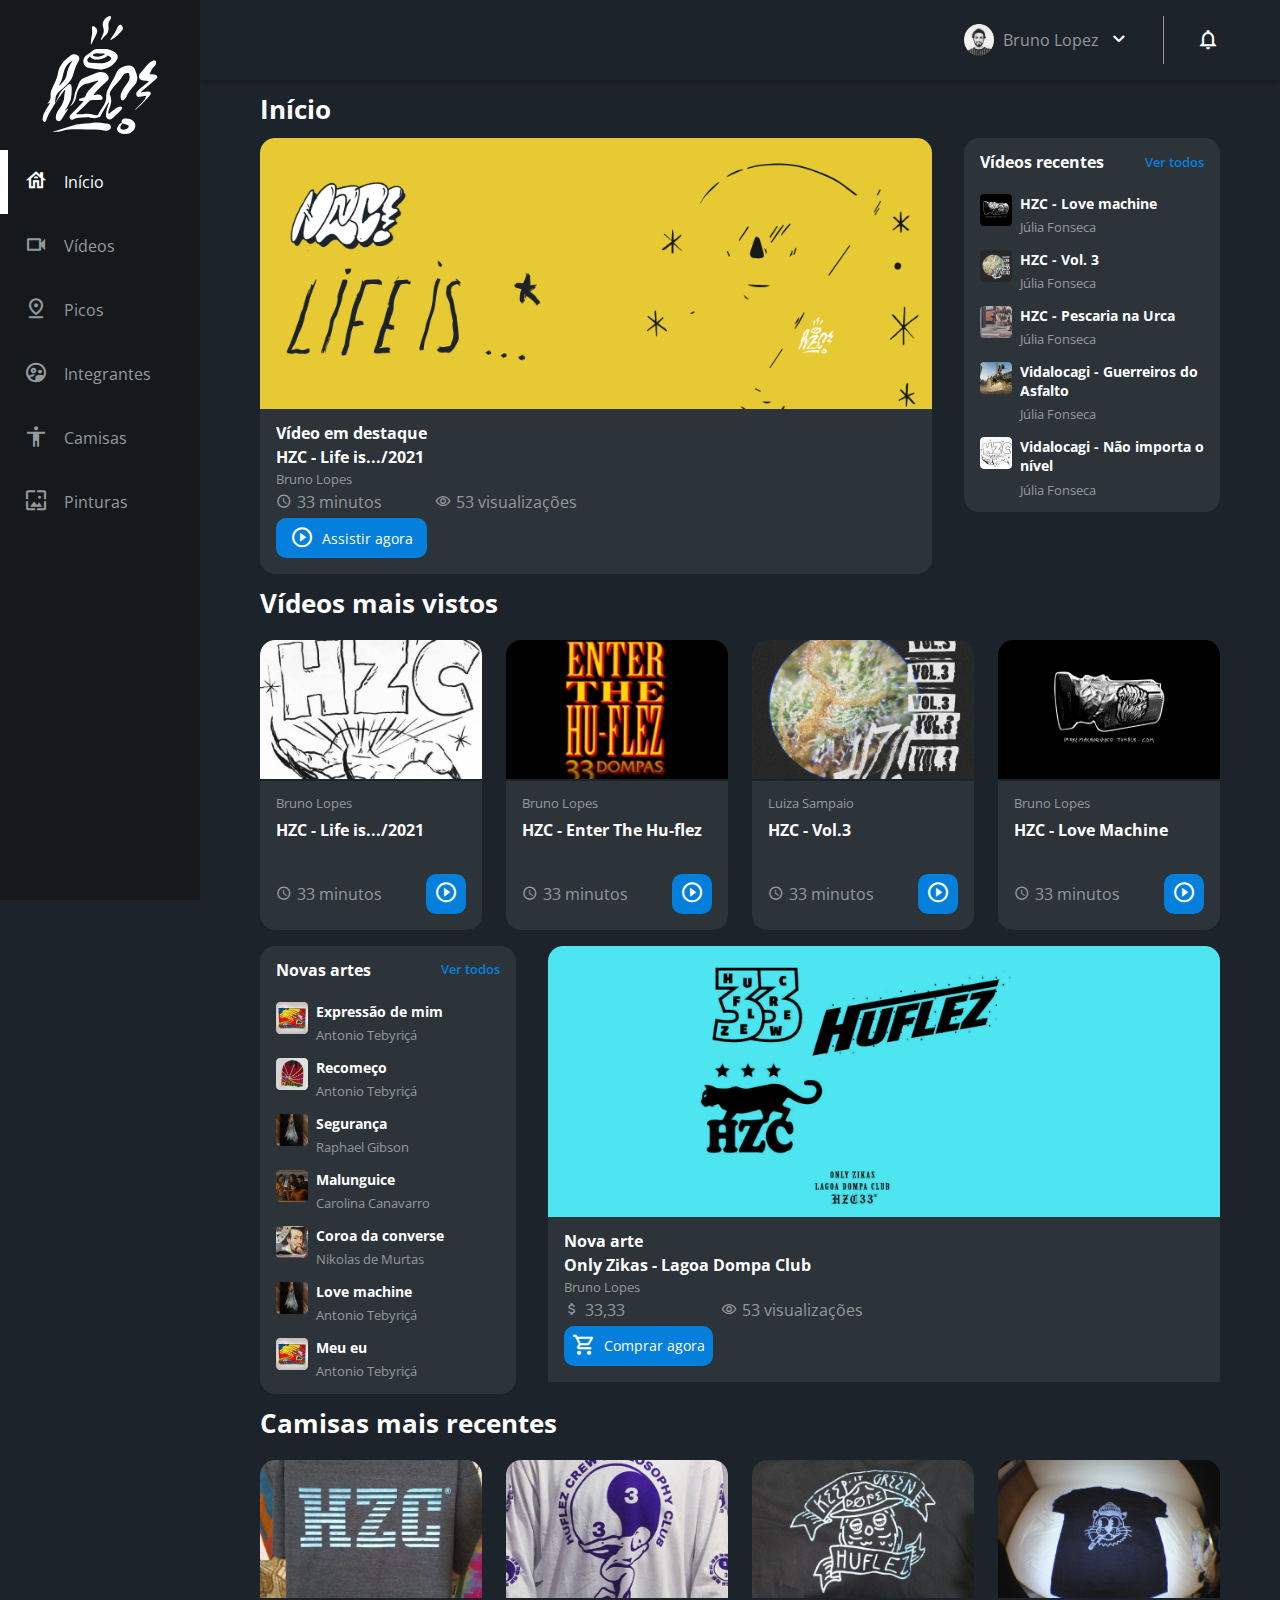
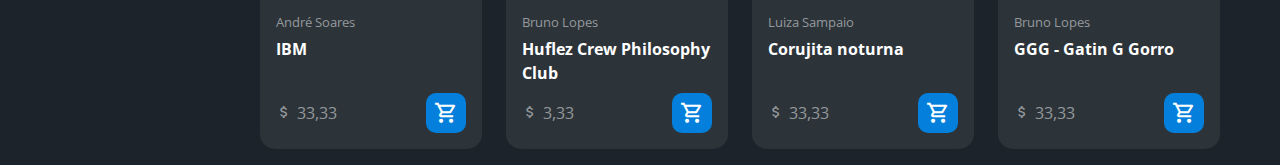
<file: index.html>
<!DOCTYPE html>
<html lang="pt-br">

<head>
  <meta charset="UTF-8">
  <meta http-equiv="X-UA-Compatible" content="IE=edge">
  <meta name="viewport" content="width=device-width, initial-scale=1.0">
  <title>HZC | HOME </title>
  <link rel="shortcut icon" href="./assets/images/favicon.ico" type="image/x-icon">
  <link rel="preconnect" href="https://fonts.googleapis.com">
  <link rel="preconnect" href="https://fonts.gstatic.com" crossorigin>
  <link rel="stylesheet" href="https://fonts.googleapis.com/css2?family=Open+Sans:wght@400;600;700&display=swap">
  <link rel="stylesheet" href="./assets/css/reset.css">
  <link rel="stylesheet" href="./assets/css/base.css">
  <link rel="stylesheet" href="./assets/css/header.css">
  <link rel="stylesheet" href="./assets/css/side-menu.css">
  <link rel="stylesheet" href="./assets/css/main/main.css">
  <link rel="stylesheet" href="./assets/css/main/section.css">
</head>

<body>
  <header class="header">
    <button class="header__menu" aria-label="menu"><i class="menu"></i></button>
    <img class="header__logo" src="./assets/images/logo.svg" alt="Logotipo da HZC">
    <span class="header__profile">Bruno Lopez</span>
    <button class="header__notifications" aria-label="notificação"><i></i></button>
  </header>

  <nav class="side-menu">
    <img src="./assets/images/logo.svg" alt="Logotipo da HZC" class="side-menu__logo">
    <a class="side-menu__link side-menu__link--start side-menu__link--active" href="index.html">Início</a>
    <a class="side-menu__link side-menu__link--videos" href="#">Vídeos</a>
    <a class="side-menu__link side-menu__link--peaks" href="peaks.html">Picos</a>
    <a class="side-menu__link side-menu__link--members" href="#">Integrantes</a>
    <a class="side-menu__link side-menu__link--shirts" href="#">Camisas</a>
    <a class="side-menu__link side-menu__link--paints" href="#">Pinturas</a>
  </nav>

  <main class="main">
    <h2 class="main__title">Início</h2>
    <article class="main__card main__card--highlight highlight-video">
      <img class="card__img card__img--mobile" src="./assets/images/banner-mobile_1.png" alt="HZC arte">
      <img class="card__img card__img--desktop" src="./assets/images/banner_1.png" alt="HZC arte">
      <div class="card__content">
        <span class="card__highlight">Vídeo em destaque</span>
        <h3 class="card__title">HZC - Life is.../2021</h3>
        <span class="card__profile">Bruno Lopes</span>
        <span class="card__info card__info--duration">33 minutos</span>
        <span class="card__info card__info--visualization">53 visualizações</span>
        <button class="card__button card__button--play card__button--highlight">Assistir agora</button>
      </div>
    </article>

    <article class="card card--recents recent-videos">
      <h3 class="card__title">Vídeos recentes</h3>
      <a href="#" class="card__link">Ver todos</a>
      <ul class="card__list">
        <li class="card__item">
          <img src="./assets/images/miniatura_1.png" alt="Thumbnail" class="card__item-thumbnail">
          <h4 class="card__item-title">HZC - Love machine</h4>
          <span class="card__profile card__profile--recent">Júlia Fonseca</span>
        </li>
        <li class="card__item">
          <img src="./assets/images/miniatura_2.png" alt="Thumbnail" class="card__item-thumbnail">
          <h4 class="card__item-title">HZC - Vol. 3</h4>
          <span class="card__profile card__profile--recent">Júlia Fonseca</span>
        </li>
        <li class="card__item">
          <img src="./assets/images/miniatura_3.png" alt="Thumbnail" class="card__item-thumbnail">
          <h4 class="card__item-title">HZC - Pescaria na Urca</h4>
          <span class="card__profile card__profile--recent">Júlia Fonseca</span>
        </li>
        <li class="card__item">
          <img src="./assets/images/miniatura_4.png" alt="Thumbnail" class="card__item-thumbnail">
          <h4 class="card__item-title">Vidalocagi - Guerreiros do Asfalto</h4>
          <span class="card__profile card__profile--recent">Júlia Fonseca</span>
        </li>
        <li class="card__item">
          <img src="./assets/images/miniatura_5.png" alt="Thumbnail" class="card__item-thumbnail">
          <h4 class="card__item-title">Vidalocagi - Não importa o nível</h4>
          <span class="card__profile card__profile--recent">Júlia Fonseca</span>
        </li>
      </ul>
    </article>

    <section class="section videos-section">
      <h2 class="section__title">Vídeos mais vistos</h2>
      <article class="main__card">
        <img src="./assets/images/video_1.png" alt="vídeo">
        <div class="card__content">
          <span class="card__profile">Bruno Lopes</span>
          <h3 class="card__title card__title--secundary">HZC - Life is.../2021</h3>     
          <span class="card__info card__info--duration">33 minutos</span>
          <button class="card__button card__button--play" aria-label="Assistir agora"></button>
        </div>
      </article>
      <article class="main__card">
        <img src="./assets/images/video_2.png" alt="vídeo">
        <div class="card__content">
          <span class="card__profile">Bruno Lopes</span>
          <h3 class="card__title card__title--secundary">HZC - Enter The Hu-flez</h3>     
          <span class="card__info card__info--duration">33 minutos</span>
          <button class="card__button card__button--play" aria-label="Assistir agora"></button>
        </div>
      </article>
      <article class="main__card">
        <img src="./assets/images/video_3.png" alt="vídeo">
        <div class="card__content">
          <span class="card__profile">Luiza Sampaio</span>
          <h3 class="card__title card__title--secundary">HZC - Vol.3</h3>     
          <span class="card__info card__info--duration">33 minutos</span>
          <button class="card__button card__button--play" aria-label="Assistir agora"></button>
        </div>
      </article>
      <article class="main__card">
        <img src="./assets/images/video_4.png" alt="vídeo">
        <div class="card__content">
          <span class="card__profile">Bruno Lopes</span>
          <h3 class="card__title card__title--secundary">HZC - Love Machine</h3>     
          <span class="card__info card__info--duration">33 minutos</span>
          <button class="card__button card__button--play" aria-label="Assistir agora"></button>
        </div>
      </article>
    </section>

    <article class="card card--recents recent-products">
      <h3 class="card__title">Novas artes</h3>
      <a href="#" class="card__link">Ver todos</a>
      <ul class="card__list">
        <li class="card__item">
          <img src="./assets/images/art1.png" alt="Thumbnail" class="card__item-thumbnail">
          <h4 class="card__item-title">Expressão de mim</h4>
          <p class="card__profile card__profile--recent">Antonio Tebyriçá</p>
        </li>
        <li class="card__item">
          <img src="./assets/images/art2.png" alt="Thumbnail" class="card__item-thumbnail">
          <h4 class="card__item-title">Recomeço</h4>
          <span class="card__profile card__profile--recent">Antonio Tebyriçá</span>
        </li>
        <li class="card__item">
          <img src="./assets/images/art3.png" alt="Thumbnail" class="card__item-thumbnail">
          <h4 class="card__item-title">Segurança</h4>
          <span class="card__profile card__profile--recent">Raphael Gibson</span>
        </li>
        <li class="card__item">
          <img src="./assets/images/art4.png" alt="Thumbnail" class="card__item-thumbnail">
          <h4 class="card__item-title">Malunguice</h4>
          <span class="card__profile card__profile--recent">Carolina Canavarro</span>
        </li>
        <li class="card__item">
          <img src="./assets/images/art5.png" alt="Thumbnail" class="card__item-thumbnail">
          <h4 class="card__item-title">Coroa da converse</h4>
          <span class="card__profile card__profile--recent">Nikolas de Murtas</span>
        </li>
        <li class="card__item">
          <img src="./assets/images/art6.png" alt="Thumbnail" class="card__item-thumbnail">
          <h4 class="card__item-title">Love machine</h4>
          <p class="card__profile card__profile--recent">Antonio Tebyriçá</p>
        </li>
        <li class="card__item">
          <img src="./assets/images/art7.png" alt="Thumbnail" class="card__item-thumbnail">
          <h4 class="card__item-title">Meu eu</h4>
          <p class="card__profile card__profile--recent">Antonio Tebyriçá</p>
        </li>
      </ul>
    </article>

    <article class="main__card main__card--highlight highlight-product">
      <img class="card__img card__img--mobile" src="./assets/images/banner-mobile_2.png" alt="HZC arte">
      <img class="card__img card__img--desktop" src="./assets/images/banner_2.png" alt="HZC arte">
      <div class="card__content">
        <span class="card__highlight">Nova arte</span>
        <h3 class="card__title">Only Zikas - Lagoa Dompa Club</h3>
        <span class="card__profile">Bruno Lopes</span>
        <span class="card__info card__info--price">33,33</span>
        <span class="card__info card__info--visualization">53 visualizações</span>
        <button class="card__button card__button--buy card__button--highlight">Comprar agora</button>
      </div>
    </article>

    <section class="section products-section">
      <h2 class="section__title">Camisas mais recentes</h2>
      <article class="main__card">
        <img src="./assets/images/produto_1.png" alt="vídeo">
        <div class="card__content">
          <span class="card__profile">André Soares</span>
          <h3 class="card__title card__title--secundary">IBM</h3>     
          <span class="card__info card__info--price">33,33</span>
          <button class="card__button card__button--buy" aria-label="Assistir agora"></button>
        </div>
      </article>
      <article class="main__card">
        <img src="./assets/images/produto_2.png" alt="vídeo">
        <div class="card__content">
          <span class="card__profile">Bruno Lopes</span>
          <h3 class="card__title card__title--secundary">Huflez Crew Philosophy Club</h3>     
          <span class="card__info card__info--price">3,33</span>
          <button class="card__button card__button--buy" aria-label="Assistir agora"></button>
        </div>
      </article>
      <article class="main__card">
        <img src="./assets/images/produto_3.png" alt="vídeo">
        <div class="card__content">
          <span class="card__profile">Luiza Sampaio</span>
          <h3 class="card__title card__title--secundary">Corujita noturna
          </h3>     
          <span class="card__info card__info--price">33,33</span>
          <button class="card__button card__button--buy" aria-label="Assistir agora"></button>
        </div>
      </article>
      <article class="main__card">
        <img src="./assets/images/produto_4.png" alt="vídeo">
        <div class="card__content">
          <span class="card__profile">Bruno Lopes</span>
          <h3 class="card__title card__title--secundary">GGG - Gatin G Gorro
          </h3>     
          <span class="card__info card__info--price">33,33</span>
          <button class="card__button card__button--buy" aria-label="Assistir agora"></button>
        </div>
      </article>
    </section>

  </main>

  <script src="./assets/script.js"></script>
</body>

</html>
</file>
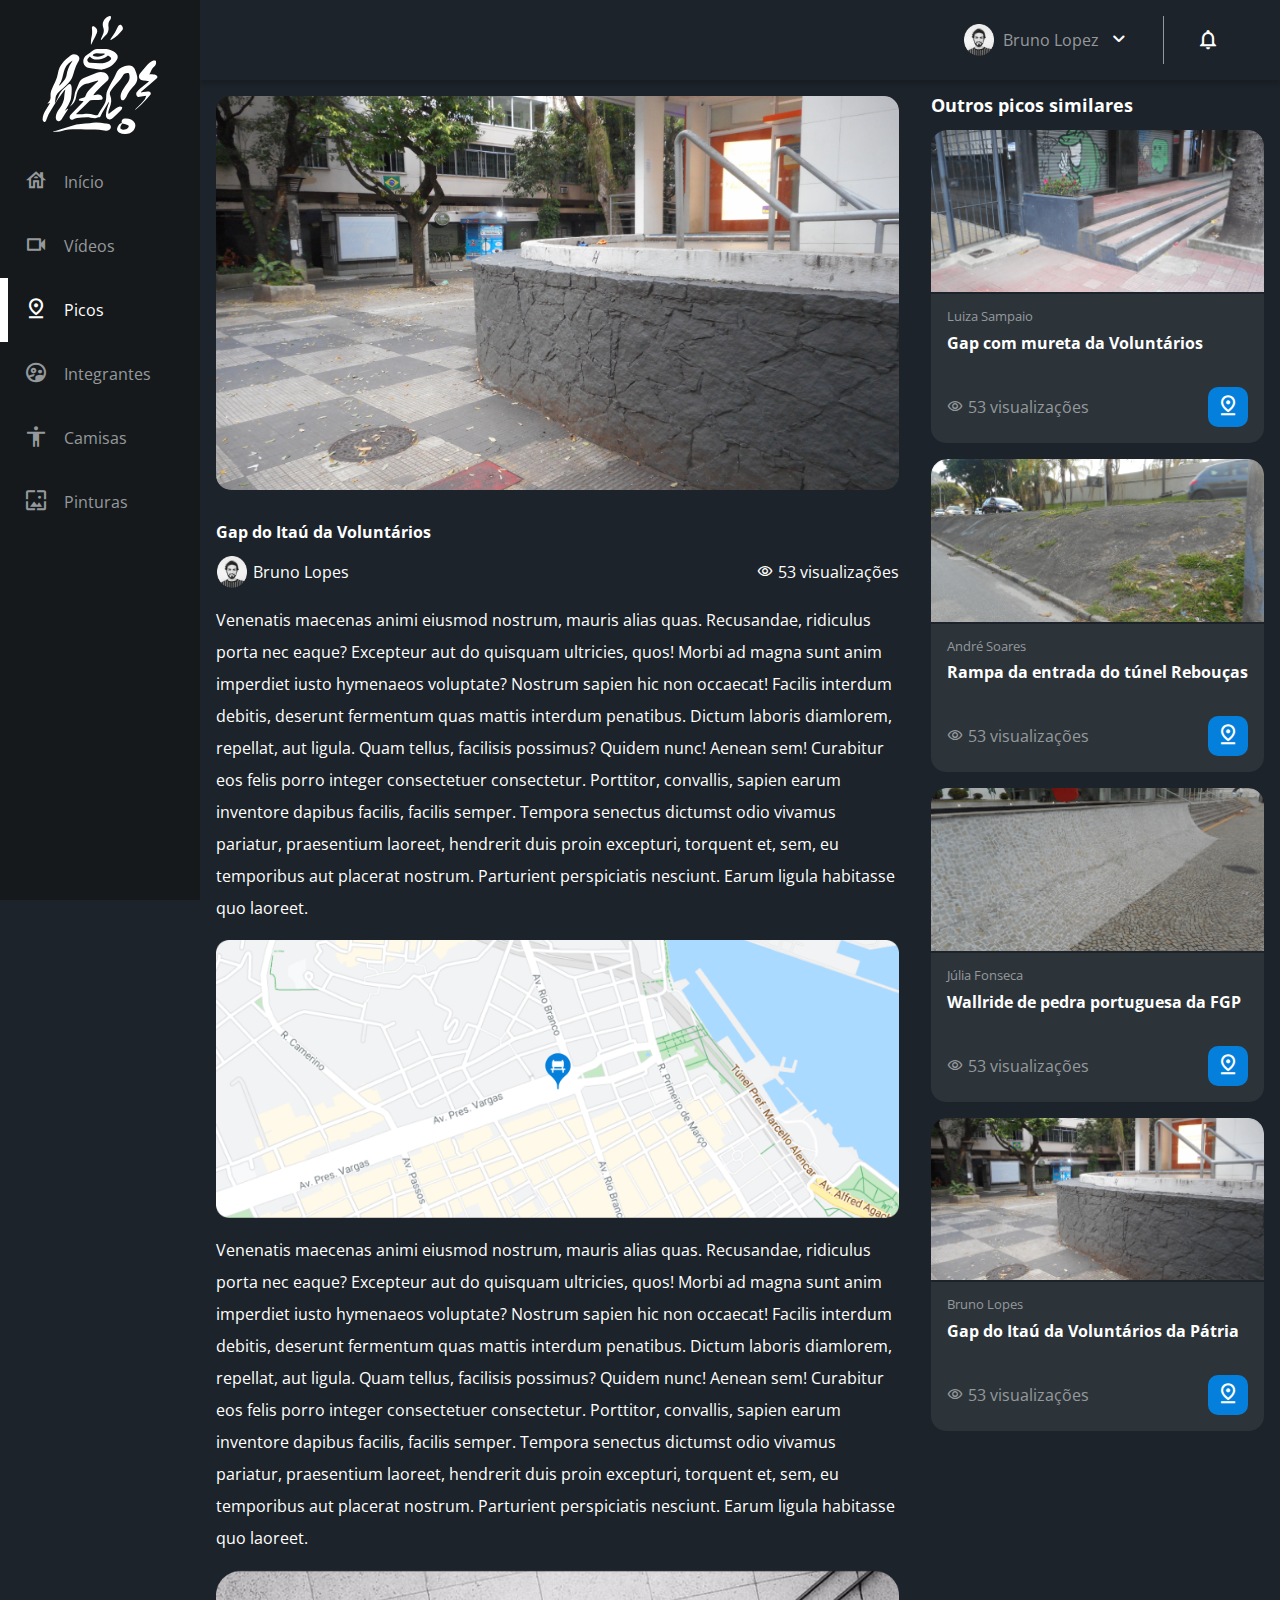
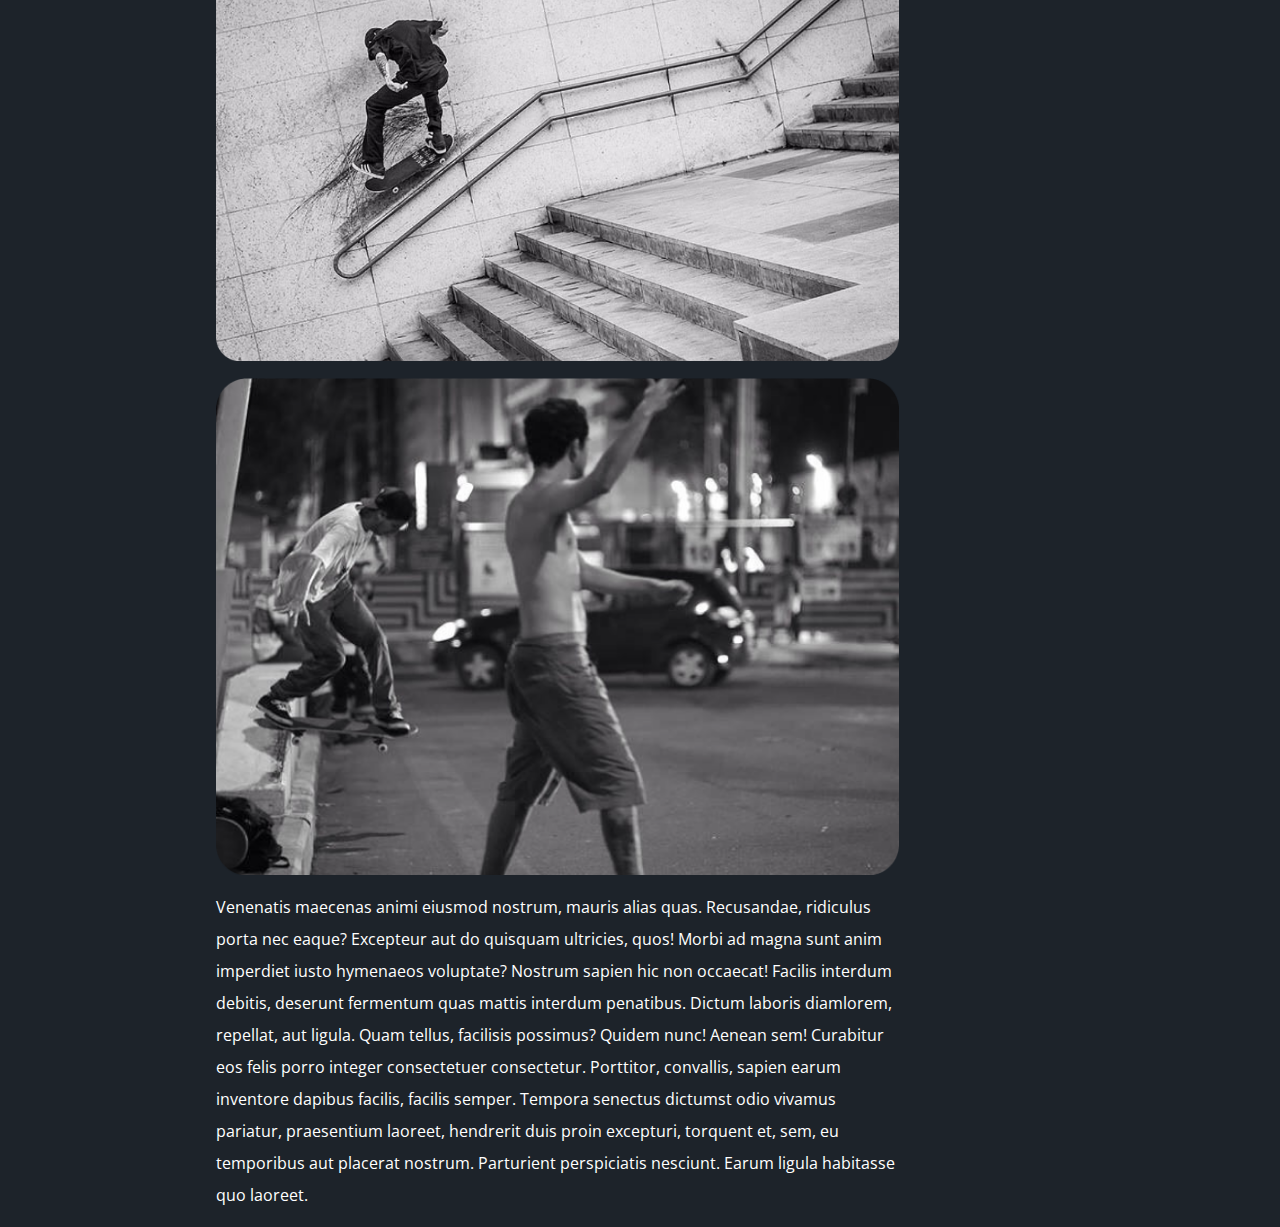
<file: peak01.html>
<!DOCTYPE html>
<html lang="pt-br">
<head>
  <meta charset="UTF-8">
  <meta http-equiv="X-UA-Compatible" content="IE=edge">
  <meta name="viewport" content="width=device-width, initial-scale=1.0">
  <title>HZC | PICO </title>
  <link rel="shortcut icon" href="./assets/images/favicon.ico" type="image/x-icon">
  <link rel="preconnect" href="https://fonts.googleapis.com">
  <link rel="preconnect" href="https://fonts.gstatic.com" crossorigin>
  <link rel="stylesheet" href="https://fonts.googleapis.com/css2?family=Open+Sans:wght@400;600;700&display=swap">
  <link rel="stylesheet" href="./assets/css/reset.css">
  <link rel="stylesheet" href="./assets/css/base.css">
  <link rel="stylesheet" href="./assets/css/header.css">
  <link rel="stylesheet" href="./assets/css/side-menu.css">
  <link rel="stylesheet" href="./assets/css/main/main.css">
  <link rel="stylesheet" href="./assets/css/main/section.css">
  <link rel="stylesheet" href="./assets/css/peak.css">
</head>
<body>
  <header class="header">
    <button class="header__menu" aria-label="menu"><i class="menu"></i></button>
    <img class="header__logo" src="./assets/images/logo.svg" alt="Logotipo da HZC">
    <span class="header__profile">Bruno Lopez</span>
    <button class="header__notifications" aria-label="notificação"><i></i></button>
  </header>

  <nav class="side-menu">
    <img src="./assets/images/logo.svg" alt="Logotipo da HZC" class="side-menu__logo">
    <a class="side-menu__link side-menu__link--start" href="index.html">Início</a>
    <a class="side-menu__link side-menu__link--videos" href="videos.html">Vídeos</a>
    <a class="side-menu__link side-menu__link--peaks side-menu__link--active" href="peaks.html">Picos</a>
    <a class="side-menu__link side-menu__link--members" href="#">Integrantes</a>
    <a class="side-menu__link side-menu__link--shirts" href="#">Camisas</a>
    <a class="side-menu__link side-menu__link--paints" href="#">Pinturas</a>
  </nav>

  <main class="peak">
    <div class="peak__banner-container">
      <img class="peak__banner" src="./assets/images/artigo_1.png" alt="">
    </div>
    <article class="peak__article">
      <h1 class="article__title">Gap do Itaú da Voluntários</h1>
      <span class="article__author">Bruno Lopes</span>
      <span class="article__visualizations article__visualizations--desktop">53 visualizações</span>
      <p class="article__paragraph article__paragraph--mobile">Venenatis maecenas animi eiusmod nostrum, mauris alias quas. Recusandae, ridiculus porta nec eaque? Excepteur aut do quisquam ultricies, quos! Morbi ad magna sunt anim imperdiet iusto hymenaeos voluptate? Nostrum sapien hic non occaecat! </p>
      <p class="article__paragraph article__paragraph--desktop">
        Venenatis maecenas animi eiusmod nostrum, mauris alias quas. Recusandae, ridiculus porta nec eaque? Excepteur aut do quisquam ultricies, quos! Morbi ad magna sunt anim imperdiet iusto hymenaeos voluptate? Nostrum sapien hic non occaecat! Facilis interdum debitis, deserunt fermentum quas mattis interdum penatibus. Dictum laboris diamlorem, repellat, aut ligula. Quam tellus, facilisis possimus? Quidem nunc! Aenean sem! Curabitur eos felis porro integer consectetuer consectetur. Porttitor, convallis, sapien earum inventore dapibus facilis, facilis semper. Tempora senectus dictumst odio vivamus pariatur, praesentium laoreet, hendrerit duis proin excepturi, torquent et, sem, eu temporibus aut placerat nostrum. Parturient perspiciatis nesciunt. Earum ligula habitasse quo laoreet.
      </p>
      <img class="article__img" src="./assets/images/artigo_2.png" alt="">
      <p class="article__paragraph article__paragraph--mobile">Venenatis maecenas animi eiusmod nostrum, mauris alias quas. Recusandae, ridiculus porta nec eaque? Excepteur aut do quisquam ultricies, quos! Morbi ad magna sunt anim imperdiet iusto hymenaeos voluptate? </p>
      <p class="article__paragraph article__paragraph--desktop">
        Venenatis maecenas animi eiusmod nostrum, mauris alias quas. Recusandae, ridiculus porta nec eaque? Excepteur aut do quisquam ultricies, quos! Morbi ad magna sunt anim imperdiet iusto hymenaeos voluptate? Nostrum sapien hic non occaecat! Facilis interdum debitis, deserunt fermentum quas mattis interdum penatibus. Dictum laboris diamlorem, repellat, aut ligula. Quam tellus, facilisis possimus? Quidem nunc! Aenean sem! Curabitur eos felis porro integer consectetuer consectetur. Porttitor, convallis, sapien earum inventore dapibus facilis, facilis semper. Tempora senectus dictumst odio vivamus pariatur, praesentium laoreet, hendrerit duis proin excepturi, torquent et, sem, eu temporibus aut placerat nostrum. Parturient perspiciatis nesciunt. Earum ligula habitasse quo laoreet.
      </p>
      <img  class="article__img" src="./assets/images/artigo_3.png" alt="">
      <img  class="article__img" src="./assets/images/artigo_4.png" alt="">
      <p class="article__paragraph article__paragraph--mobile">Venenatis maecenas animi eiusmod nostrum, mauris alias quas. Recusandae, ridiculus porta nec eaque? Excepteur aut do quisquam ultricies, quos! Morbi ad magna sunt anim imperdiet iusto hymenaeos voluptate? Nostrum sapien hic non occaecat! Facilis interdum debitis, deserunt fermentum quas mattis interdum </p>
      <p class="article__paragraph article__paragraph--desktop">
        Venenatis maecenas animi eiusmod nostrum, mauris alias quas. Recusandae, ridiculus porta nec eaque? Excepteur aut do quisquam ultricies, quos! Morbi ad magna sunt anim imperdiet iusto hymenaeos voluptate? Nostrum sapien hic non occaecat! Facilis interdum debitis, deserunt fermentum quas mattis interdum penatibus. Dictum laboris diamlorem, repellat, aut ligula. Quam tellus, facilisis possimus? Quidem nunc! Aenean sem! Curabitur eos felis porro integer consectetuer consectetur. Porttitor, convallis, sapien earum inventore dapibus facilis, facilis semper. Tempora senectus dictumst odio vivamus pariatur, praesentium laoreet, hendrerit duis proin excepturi, torquent et, sem, eu temporibus aut placerat nostrum. Parturient perspiciatis nesciunt. Earum ligula habitasse quo laoreet.
      </p>
    </article>

    <section class="videos-section--mobile videos-section--desktop">
      <h2 class="other-peaks">Outros picos similares</h2>
      <article class="main__card peak__card">
        <img src="./assets/images/picos_1.png" alt="vídeo">
        <div class="card__content">
          <span class="card__profile">Bruno Lopes</span>
          <h3 class="card__title card__title--secundary">Gap do Itaú da Voluntários da Pátria</h3>     
          <span class="card__info card__info--visualization">53 visualizações</span>
          <a class="card__button card__button--map" aria-label="Informações sobre o pico" href="peak01.html"></a>
        </div>
      </article>
      <article class="main__card">
        <img src="./assets/images/picos_2.png" alt="vídeo">
        <div class="card__content">
          <span class="card__profile">Luiza Sampaio</span>
          <h3 class="card__title card__title--secundary">Gap com mureta da Voluntários</h3>     
          <span class="card__info card__info--visualization">53 visualizações</span>
          <a class="card__button card__button--map" aria-label="Informações sobre o pico" href="#"></a>
        </div>
      </article>
      <article class="main__card">
        <img src="./assets/images/picos_3.png" alt="vídeo">
        <div class="card__content">
          <span class="card__profile">André Soares</span>
          <h3 class="card__title card__title--secundary">Rampa da entrada do túnel Rebouças</h3>     
          <span class="card__info card__info--visualization">53 visualizações</span>
          <a class="card__button card__button--map" aria-label="Informações sobre o pico" href="#"></a>
        </div>
      </article>
      <article class="main__card">
        <img src="./assets/images/picos_4.png" alt="vídeo">
        <div class="card__content">
          <span class="card__profile">Júlia Fonseca</span>
          <h3 class="card__title card__title--secundary">Wallride de pedra portuguesa da FGP</h3>     
          <span class="card__info card__info--visualization">53 visualizações</span>
          <a class="card__button card__button--map" aria-label="Informações sobre o pico" href="#"></a>
        </div>
      </article>

  </main>
  

  <script src="./assets/script.js"></script>
</body>
</html>
</file>
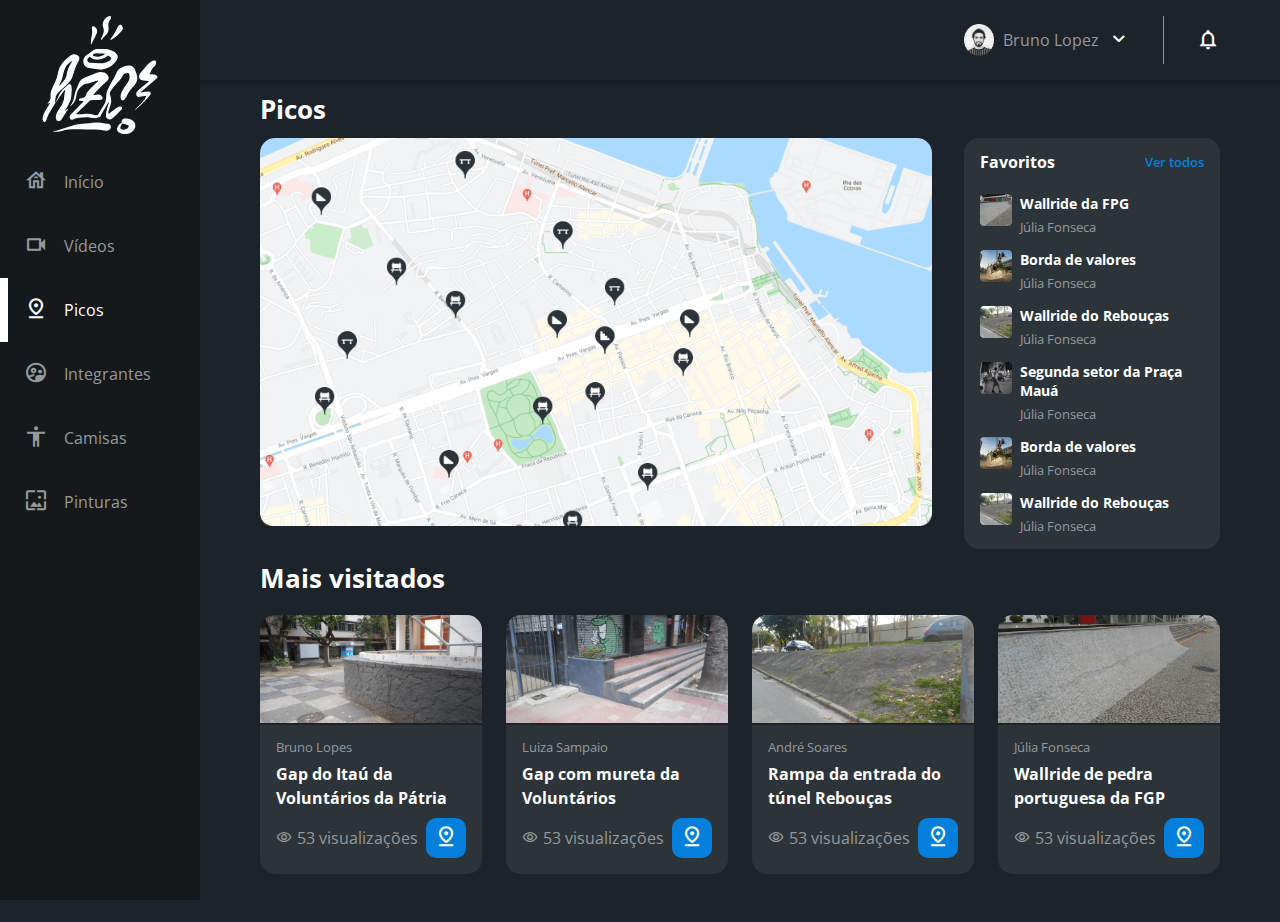
<file: peaks.html>
<!DOCTYPE html>
<html lang="pt-br">
<head>
  <meta charset="UTF-8">
  <meta http-equiv="X-UA-Compatible" content="IE=edge">
  <meta name="viewport" content="width=device-width, initial-scale=1.0">
  <title>HZC | PICOS </title>
  <link rel="shortcut icon" href="./assets/images/favicon.ico" type="image/x-icon">
  <link rel="preconnect" href="https://fonts.googleapis.com">
  <link rel="preconnect" href="https://fonts.gstatic.com" crossorigin>
  <link rel="stylesheet" href="https://fonts.googleapis.com/css2?family=Open+Sans:wght@400;600;700&display=swap">
  <link rel="stylesheet" href="./assets/css/reset.css">
  <link rel="stylesheet" href="./assets/css/base.css">
  <link rel="stylesheet" href="./assets/css/header.css">
  <link rel="stylesheet" href="./assets/css/side-menu.css">
  <link rel="stylesheet" href="./assets/css/main/main.css">
  <link rel="stylesheet" href="./assets/css/main/section.css">
</head>
<body>
  <header class="header">
    <button class="header__menu" aria-label="menu"><i class="menu"></i></button>
    <img class="header__logo" src="./assets/images/logo.svg" alt="Logotipo da HZC">
    <span class="header__profile">Bruno Lopez</span>
    <button class="header__notifications" aria-label="notificação"><i></i></button>
  </header>

  <nav class="side-menu">
    <img src="./assets/images/logo.svg" alt="Logotipo da HZC" class="side-menu__logo">
    <a class="side-menu__link side-menu__link--start" href="index.html">Início</a>
    <a class="side-menu__link side-menu__link--videos" href="videos.html">Vídeos</a>
    <a class="side-menu__link side-menu__link--peaks side-menu__link--active" href="peaks.html">Picos</a>
    <a class="side-menu__link side-menu__link--members" href="#">Integrantes</a>
    <a class="side-menu__link side-menu__link--shirts" href="#">Camisas</a>
    <a class="side-menu__link side-menu__link--paints" href="#">Pinturas</a>
  </nav>

  <main class="main">
    <h2 class="main__title">Picos</h2>
    <article class="main__card main__card--highlight highlight-video peak-map">
      <img class="card__img card__img--mobile" src="./assets/images/mapa-picos_mobile.png" alt="HZC arte">
      <img class="card__img card__img--desktop" src="./assets/images/mapa-picos_desktop.png" alt="HZC arte">
    </article>

    <article class="card card--recents recent-videos">
      <h3 class="card__title">Favoritos</h3>
      <a href="#" class="card__link">Ver todos</a>
      <ul class="card__list">
        <li class="card__item">
          <img src="./assets/images/miniatura_6.png" alt="Thumbnail" class="card__item-thumbnail">
          <h4 class="card__item-title">Wallride da FPG</h4>
          <span class="card__profile card__profile--recent">Júlia Fonseca</span>
        </li>
        <li class="card__item">
          <img src="./assets/images/miniatura_4.png" alt="Thumbnail" class="card__item-thumbnail">
          <h4 class="card__item-title">Borda de valores</h4>
          <span class="card__profile card__profile--recent">Júlia Fonseca</span>
        </li>
        <li class="card__item">
          <img src="./assets/images/miniatura_7.png" alt="Thumbnail" class="card__item-thumbnail">
          <h4 class="card__item-title">Wallride do Rebouças</h4>
          <span class="card__profile card__profile--recent">Júlia Fonseca</span>
        </li>
        <li class="card__item">
          <img src="./assets/images/miniatura_8.png" alt="Thumbnail" class="card__item-thumbnail">
          <h4 class="card__item-title">Segunda setor da Praça Mauá</h4>
          <span class="card__profile card__profile--recent">Júlia Fonseca</span>
        </li>
        <li class="card__item">
          <img src="./assets/images/miniatura_4.png" alt="Thumbnail" class="card__item-thumbnail">
          <h4 class="card__item-title">Borda de valores</h4>
          <span class="card__profile card__profile--recent">Júlia Fonseca</span>
        </li>
        <li class="card__item">
          <img src="./assets/images/miniatura_9.png" alt="Thumbnail" class="card__item-thumbnail">
          <h4 class="card__item-title">Wallride do Rebouças</h4>
          <span class="card__profile card__profile--recent">Júlia Fonseca</span>
        </li>
      </ul>
    </article>

    <section class="section videos-section">
      <h2 class="section__title">Mais visitados</h2>
      <article class="main__card">
        <img src="./assets/images/picos_1.png" alt="vídeo">
        <div class="card__content">
          <span class="card__profile">Bruno Lopes</span>
          <h3 class="card__title card__title--secundary">Gap do Itaú da Voluntários da Pátria</h3>     
          <span class="card__info card__info--visualization">53 visualizações</span>
          <a class="card__button card__button--map" aria-label="Informações sobre o pico" href="peak01.html"></a>
        </div>
      </article>
      <article class="main__card">
        <img src="./assets/images/picos_2.png" alt="vídeo">
        <div class="card__content">
          <span class="card__profile">Luiza Sampaio</span>
          <h3 class="card__title card__title--secundary">Gap com mureta da Voluntários</h3>     
          <span class="card__info card__info--visualization">53 visualizações</span>
          <a class="card__button card__button--map" aria-label="Informações sobre o pico" href="#"></a>
        </div>
      </article>
      <article class="main__card">
        <img src="./assets/images/picos_3.png" alt="vídeo">
        <div class="card__content">
          <span class="card__profile">André Soares</span>
          <h3 class="card__title card__title--secundary">Rampa da entrada do túnel Rebouças</h3>     
          <span class="card__info card__info--visualization">53 visualizações</span>
          <a class="card__button card__button--map" aria-label="Informações sobre o pico" href="#"></a>
        </div>
      </article>
      <article class="main__card">
        <img src="./assets/images/picos_4.png" alt="vídeo">
        <div class="card__content">
          <span class="card__profile">Júlia Fonseca</span>
          <h3 class="card__title card__title--secundary">Wallride de pedra portuguesa da FGP</h3>     
          <span class="card__info card__info--visualization">53 visualizações</span>
          <a class="card__button card__button--map" aria-label="Informações sobre o pico" href="#"></a>
        </div>
      </article>
    </section>

    <script src="./assets/script.js"></script>
</body>
</html>
</file>
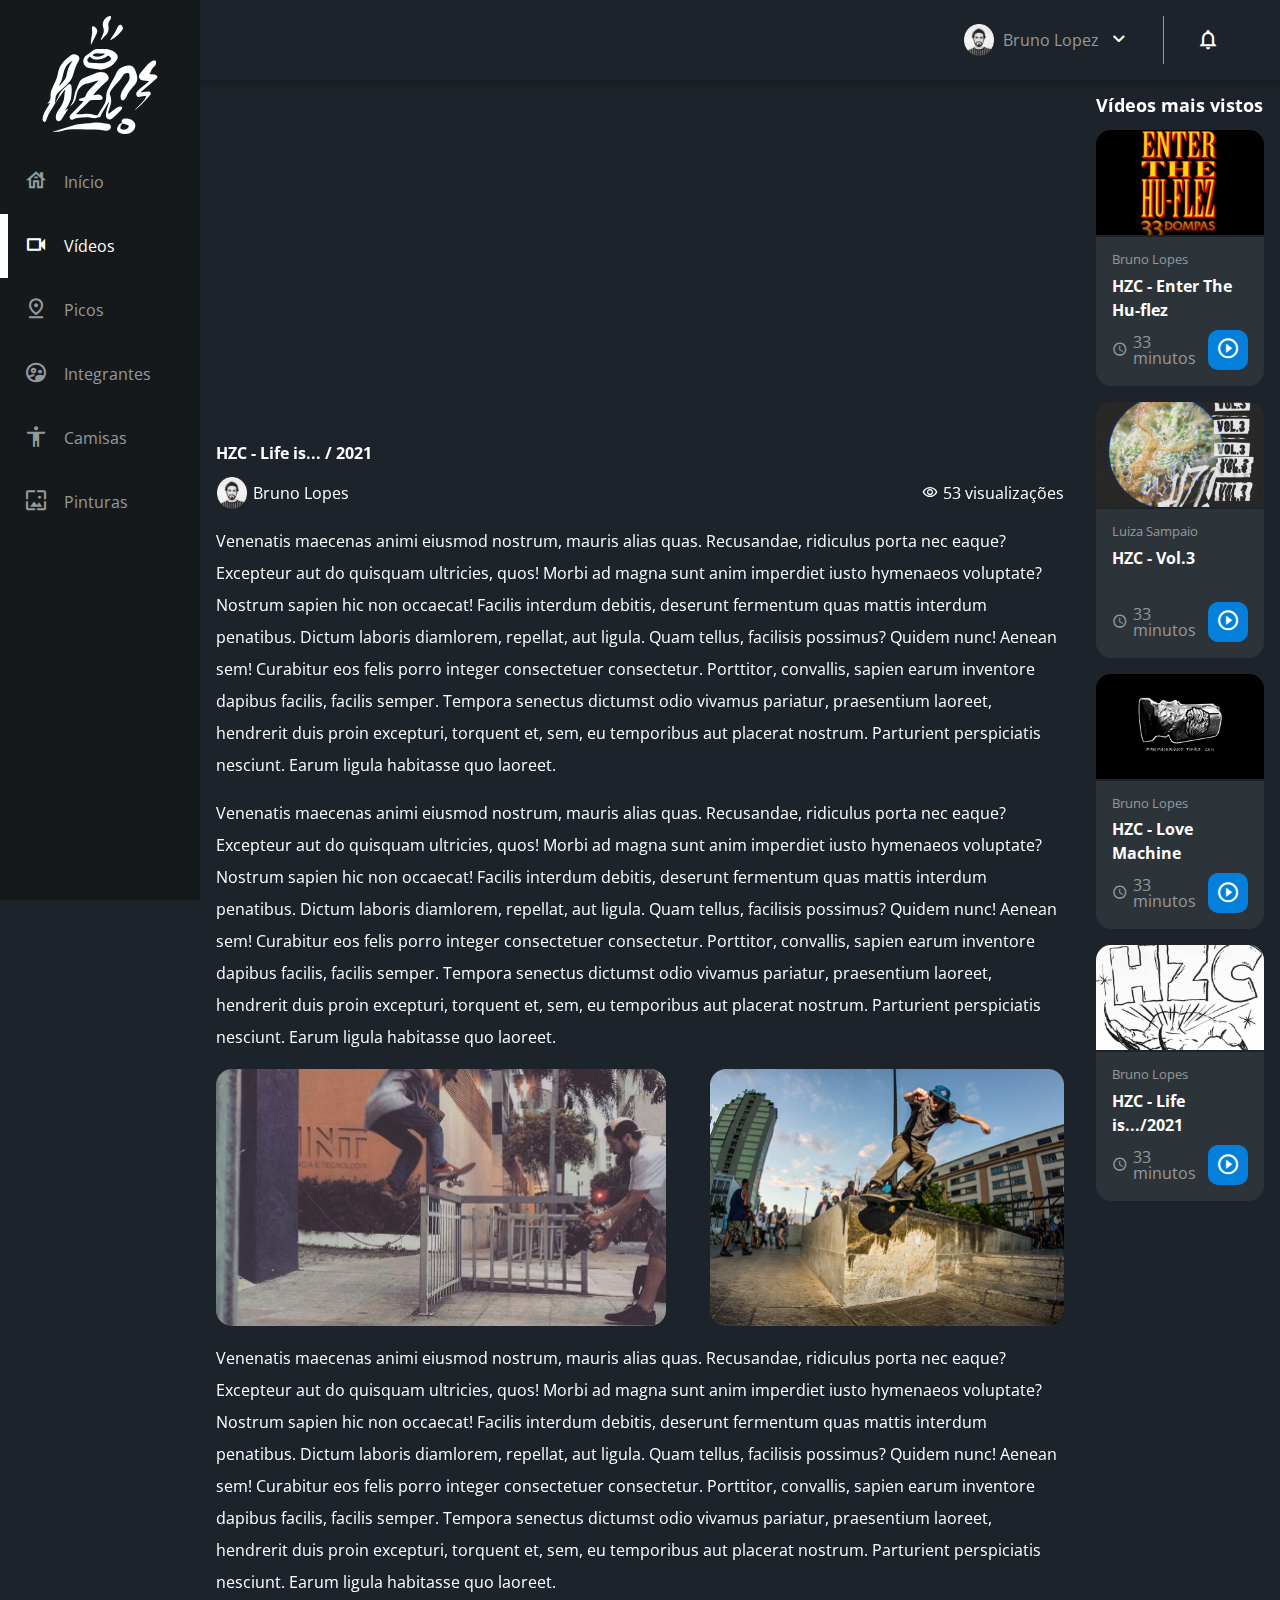
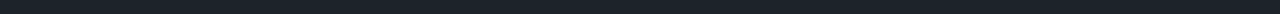
<file: video.html>
<!DOCTYPE html>
<html lang="pt-br">
<head>
  <meta charset="UTF-8">
  <meta http-equiv="X-UA-Compatible" content="IE=edge">
  <meta name="viewport" content="width=device-width, initial-scale=1.0">
  <title>HZC | PICO </title>
  <link rel="shortcut icon" href="./assets/images/favicon.ico" type="image/x-icon">
  <link rel="preconnect" href="https://fonts.googleapis.com">
  <link rel="preconnect" href="https://fonts.gstatic.com" crossorigin>
  <link rel="stylesheet" href="https://fonts.googleapis.com/css2?family=Open+Sans:wght@400;600;700&display=swap">
  <link rel="stylesheet" href="./assets/css/reset.css">
  <link rel="stylesheet" href="./assets/css/base.css">
  <link rel="stylesheet" href="./assets/css/header.css">
  <link rel="stylesheet" href="./assets/css/side-menu.css">
  <link rel="stylesheet" href="./assets/css/main/main.css">
  <link rel="stylesheet" href="./assets/css/main/section.css">
  <link rel="stylesheet" href="./assets/css/peak.css">
  <link rel="stylesheet" href="./assets/css/video.css">
</head>
<body>
  <header class="header">
    <button class="header__menu" aria-label="menu"><i class="menu"></i></button>
    <img class="header__logo" src="./assets/images/logo.svg" alt="Logotipo da HZC">
    <span class="header__profile">Bruno Lopez</span>
    <button class="header__notifications" aria-label="notificação"><i></i></button>
  </header>

  <nav class="side-menu">
    <img src="./assets/images/logo.svg" alt="Logotipo da HZC" class="side-menu__logo">
    <a class="side-menu__link side-menu__link--start" href="index.html">Início</a>
    <a class="side-menu__link side-menu__link--videos side-menu__link--active" href="videos.html">Vídeos</a>
    <a class="side-menu__link side-menu__link--peaks" href="peaks.html">Picos</a>
    <a class="side-menu__link side-menu__link--members" href="#">Integrantes</a>
    <a class="side-menu__link side-menu__link--shirts" href="#">Camisas</a>
    <a class="side-menu__link side-menu__link--paints" href="#">Pinturas</a>
  </nav>

  <main class="peak">
    <div class="peak__banner-container">
      <iframe width="100%" height="315" src="https://www.youtube.com/embed/wcVVXUV0YUY" frameborder="0" allow="accelerometer; autoplay; encrypted-media; gyroscope; picture-in-picture" allowfullscreen></iframe>
    </div>
    <article class="peak__article">
      <h1 class="article__title">HZC - Life is... / 2021 </h1>
      <span class="article__author">Bruno Lopes</span>
      <span class="article__visualizations article__visualizations--desktop">53 visualizações</span>
      <p class="article__paragraph article__paragraph--mobile">Venenatis maecenas animi eiusmod nostrum, mauris alias quas. Recusandae, ridiculus porta nec eaque? Excepteur aut do quisquam ultricies, quos! Morbi ad magna sunt anim imperdiet iusto hymenaeos voluptate? Nostrum sapien hic non occaecat! </p>
      <p class="article__paragraph article__paragraph--desktop">
      Venenatis maecenas animi eiusmod nostrum, mauris alias quas. Recusandae, ridiculus porta nec eaque? Excepteur aut do quisquam ultricies, quos! Morbi ad magna sunt anim imperdiet iusto hymenaeos voluptate? Nostrum sapien hic non occaecat! Facilis interdum debitis, deserunt fermentum quas mattis interdum penatibus. Dictum laboris diamlorem, repellat, aut ligula. Quam tellus, facilisis possimus? Quidem nunc! Aenean sem! Curabitur eos felis porro integer consectetuer consectetur. Porttitor, convallis, sapien earum inventore dapibus facilis, facilis semper. Tempora senectus dictumst odio vivamus pariatur, praesentium laoreet, hendrerit duis proin excepturi, torquent et, sem, eu temporibus aut placerat nostrum. Parturient perspiciatis nesciunt. Earum ligula habitasse quo laoreet.
      </p>
      <p class="article__paragraph article__paragraph--mobile">Venenatis maecenas animi eiusmod nostrum, mauris alias quas. Recusandae, ridiculus porta nec eaque? Excepteur aut do quisquam ultricies, quos! Morbi ad magna sunt anim imperdiet iusto hymenaeos voluptate? </p>
      <p class="article__paragraph article__paragraph--desktop">
      Venenatis maecenas animi eiusmod nostrum, mauris alias quas. Recusandae, ridiculus porta nec eaque? Excepteur aut do quisquam ultricies, quos! Morbi ad magna sunt anim imperdiet iusto hymenaeos voluptate? Nostrum sapien hic non occaecat! Facilis interdum debitis, deserunt fermentum quas mattis interdum penatibus. Dictum laboris diamlorem, repellat, aut ligula. Quam tellus, facilisis possimus? Quidem nunc! Aenean sem! Curabitur eos felis porro integer consectetuer consectetur. Porttitor, convallis, sapien earum inventore dapibus facilis, facilis semper. Tempora senectus dictumst odio vivamus pariatur, praesentium laoreet, hendrerit duis proin excepturi, torquent et, sem, eu temporibus aut placerat nostrum. Parturient perspiciatis nesciunt. Earum ligula habitasse quo laoreet.
      </p>
      <img  class="article__img  article__img--video-destop" src="./assets/images/video_img01.png" alt="">
      <img  class="article__img article__img--video-destop" src="./assets/images/video_img02.png" alt="">
      <p class="article__paragraph article__paragraph--mobile">Venenatis maecenas animi eiusmod nostrum, mauris alias quas. Recusandae, ridiculus porta nec eaque? Excepteur aut do quisquam ultricies, quos! Morbi ad magna sunt anim imperdiet iusto hymenaeos voluptate? Nostrum sapien hic non occaecat! Facilis interdum debitis, deserunt fermentum quas mattis interdum </p>
      <p class="article__paragraph article__paragraph--desktop">
      Venenatis maecenas animi eiusmod nostrum, mauris alias quas. Recusandae, ridiculus porta nec eaque? Excepteur aut do quisquam ultricies, quos! Morbi ad magna sunt anim imperdiet iusto hymenaeos voluptate? Nostrum sapien hic non occaecat! Facilis interdum debitis, deserunt fermentum quas mattis interdum penatibus. Dictum laboris diamlorem, repellat, aut ligula. Quam tellus, facilisis possimus? Quidem nunc! Aenean sem! Curabitur eos felis porro integer consectetuer consectetur. Porttitor, convallis, sapien earum inventore dapibus facilis, facilis semper. Tempora senectus dictumst odio vivamus pariatur, praesentium laoreet, hendrerit duis proin excepturi, torquent et, sem, eu temporibus aut placerat nostrum. Parturient perspiciatis nesciunt. Earum ligula habitasse quo laoreet.
      </p>
    </article>

    <section class="videos-section--mobile videos-section--desktop">
      <h2 class="other-peaks">Vídeos mais vistos</h2>
      <article class="main__card peak__card">
        <img src="./assets/images/video_1.png" alt="vídeo">
        <div class="card__content">
          <span class="card__profile">Bruno Lopes</span>
          <h3 class="card__title card__title--secundary">HZC - Life is.../2021</h3>     
          <span class="card__info card__info--duration">33 minutos</span>
          <button class="card__button card__button--play" aria-label="Assistir agora"></button>
        </div>
      </article>
      <article class="main__card">
        <img src="./assets/images/video_2.png" alt="vídeo">
        <div class="card__content">
          <span class="card__profile">Bruno Lopes</span>
          <h3 class="card__title card__title--secundary">HZC - Enter The Hu-flez</h3>     
          <span class="card__info card__info--duration">33 minutos</span>
          <button class="card__button card__button--play" aria-label="Assistir agora"></button>
        </div>
      </article>
      <article class="main__card">
        <img src="./assets/images/video_3.png" alt="vídeo">
        <div class="card__content">
          <span class="card__profile">Luiza Sampaio</span>
          <h3 class="card__title card__title--secundary">HZC - Vol.3</h3>     
          <span class="card__info card__info--duration">33 minutos</span>
          <button class="card__button card__button--play" aria-label="Assistir agora"></button>
        </div>
      </article>
      <article class="main__card">
        <img src="./assets/images/video_4.png" alt="vídeo">
        <div class="card__content">
          <span class="card__profile">Bruno Lopes</span>
          <h3 class="card__title card__title--secundary">HZC - Love Machine</h3>     
          <span class="card__info card__info--duration">33 minutos</span>
          <button class="card__button card__button--play" aria-label="Assistir agora"></button>
        </div>
      </article>
    </section>

   
  </main>
  

  <script src="./assets/script.js"></script>
</body>
</html>
</file>
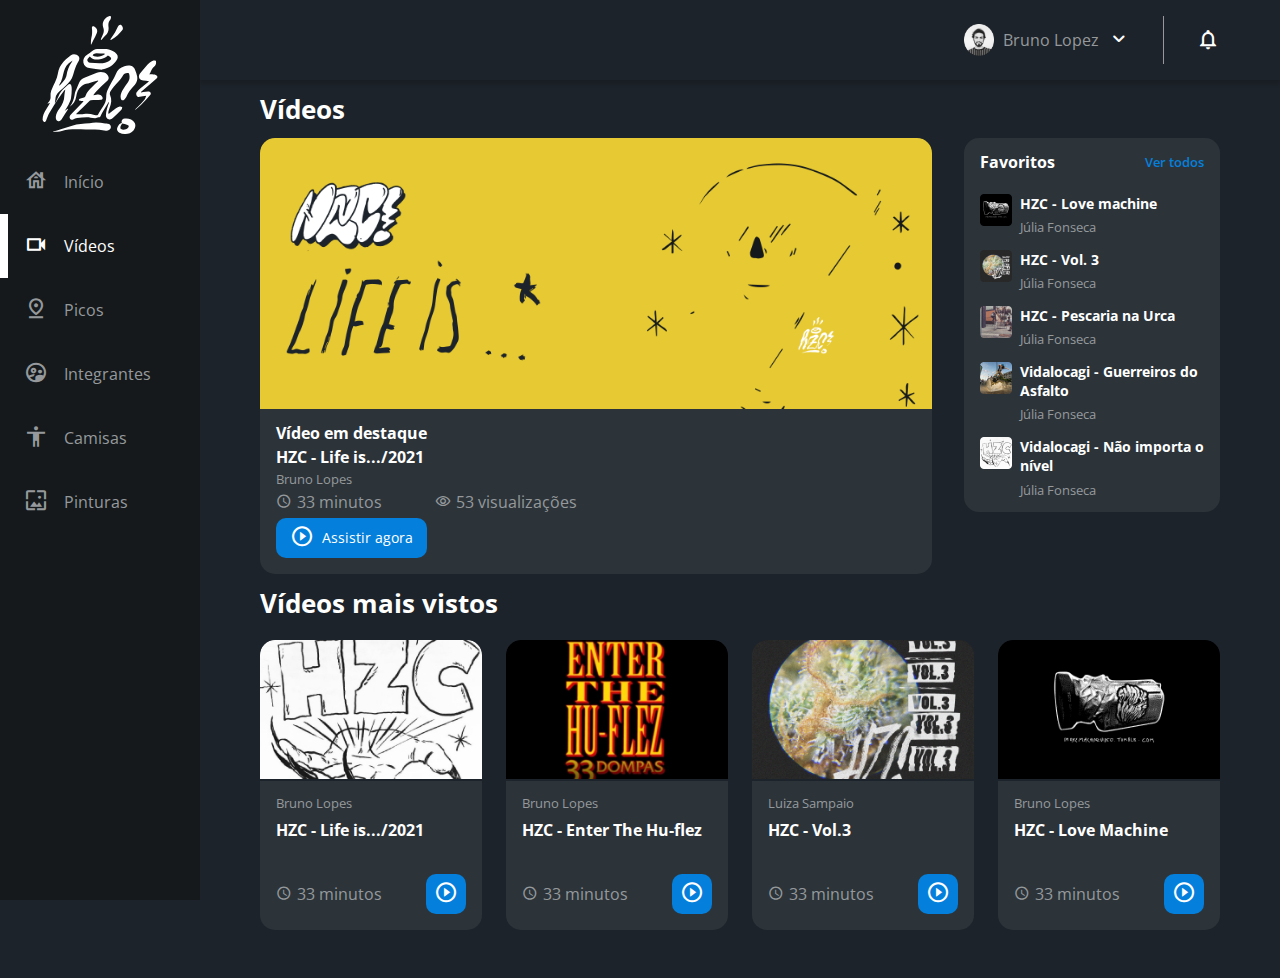
<file: videos.html>
<!DOCTYPE html>
<html lang="pt-br">

<head>
  <meta charset="UTF-8">
  <meta http-equiv="X-UA-Compatible" content="IE=edge">
  <meta name="viewport" content="width=device-width, initial-scale=1.0">
  <title>HZC | VÍDEOS </title>
  <link rel="shortcut icon" href="./assets/images/favicon.ico" type="image/x-icon">
  <link rel="preconnect" href="https://fonts.googleapis.com">
  <link rel="preconnect" href="https://fonts.gstatic.com" crossorigin>
  <link rel="stylesheet" href="https://fonts.googleapis.com/css2?family=Open+Sans:wght@400;600;700&display=swap">
  <link rel="stylesheet" href="./assets/css/reset.css">
  <link rel="stylesheet" href="./assets/css/base.css">
  <link rel="stylesheet" href="./assets/css/header.css">
  <link rel="stylesheet" href="./assets/css/side-menu.css">
  <link rel="stylesheet" href="./assets/css/main/main.css">
  <link rel="stylesheet" href="./assets/css/main/section.css">
</head>

<body>
  <header class="header">
    <button class="header__menu" aria-label="menu"><i class="menu"></i></button>
    <img class="header__logo" src="./assets/images/logo.svg" alt="Logotipo da HZC">
    <span class="header__profile">Bruno Lopez</span>
    <button class="header__notifications" aria-label="notificação"><i></i></button>
  </header>

  <nav class="side-menu">
    <img src="./assets/images/logo.svg" alt="Logotipo da HZC" class="side-menu__logo">
    <a class="side-menu__link side-menu__link--start " href="index.html">Início</a>
    <a class="side-menu__link side-menu__link--videos side-menu__link--active" href="videos.html">Vídeos</a>
    <a class="side-menu__link side-menu__link--peaks" href="peaks.html">Picos</a>
    <a class="side-menu__link side-menu__link--members" href="#">Integrantes</a>
    <a class="side-menu__link side-menu__link--shirts" href="#">Camisas</a>
    <a class="side-menu__link side-menu__link--paints" href="#">Pinturas</a>
  </nav>

  <main class="main">
    <h2 class="main__title">Vídeos</h2>
    <article class="main__card main__card--highlight highlight-video">
      <img class="card__img card__img--mobile" src="./assets/images/banner-mobile_1.png" alt="HZC arte">
      <img class="card__img card__img--desktop" src="./assets/images/banner_1.png" alt="HZC arte">
      <div class="card__content">
        <span class="card__highlight">Vídeo em destaque</span>
        <h3 class="card__title">HZC - Life is.../2021</h3>
        <span class="card__profile">Bruno Lopes</span>
        <span class="card__info card__info--duration">33 minutos</span>
        <span class="card__info card__info--visualization">53 visualizações</span>
        <a class="card__button card__button--play card__button--highlight" href="video.html"> Assistir agora</a>
      </div>
    </article>

    <article class="card card--recents recent-videos">
      <h3 class="card__title">Favoritos</h3>
      <a href="#" class="card__link">Ver todos</a>
      <ul class="card__list">
        <li class="card__item">
          <img src="./assets/images/miniatura_1.png" alt="Thumbnail" class="card__item-thumbnail">
          <h4 class="card__item-title">HZC - Love machine</h4>
          <span class="card__profile card__profile--recent">Júlia Fonseca</span>
        </li>
        <li class="card__item">
          <img src="./assets/images/miniatura_2.png" alt="Thumbnail" class="card__item-thumbnail">
          <h4 class="card__item-title">HZC - Vol. 3</h4>
          <span class="card__profile card__profile--recent">Júlia Fonseca</span>
        </li>
        <li class="card__item">
          <img src="./assets/images/miniatura_3.png" alt="Thumbnail" class="card__item-thumbnail">
          <h4 class="card__item-title">HZC - Pescaria na Urca</h4>
          <span class="card__profile card__profile--recent">Júlia Fonseca</span>
        </li>
        <li class="card__item">
          <img src="./assets/images/miniatura_4.png" alt="Thumbnail" class="card__item-thumbnail">
          <h4 class="card__item-title">Vidalocagi - Guerreiros do Asfalto</h4>
          <span class="card__profile card__profile--recent">Júlia Fonseca</span>
        </li>
        <li class="card__item">
          <img src="./assets/images/miniatura_5.png" alt="Thumbnail" class="card__item-thumbnail">
          <h4 class="card__item-title">Vidalocagi - Não importa o nível</h4>
          <span class="card__profile card__profile--recent">Júlia Fonseca</span>
        </li>
      </ul>
    </article>

    <section class="section videos-section">
      <h2 class="section__title">Vídeos mais vistos</h2>
      <article class="main__card">
        <img src="./assets/images/video_1.png" alt="vídeo">
        <div class="card__content">
          <span class="card__profile">Bruno Lopes</span>
          <h3 class="card__title card__title--secundary">HZC - Life is.../2021</h3>     
          <span class="card__info card__info--duration">33 minutos</span>
          <button class="card__button card__button--play" aria-label="Assistir agora"></button>
        </div>
      </article>
      <article class="main__card">
        <img src="./assets/images/video_2.png" alt="vídeo">
        <div class="card__content">
          <span class="card__profile">Bruno Lopes</span>
          <h3 class="card__title card__title--secundary">HZC - Enter The Hu-flez</h3>     
          <span class="card__info card__info--duration">33 minutos</span>
          <button class="card__button card__button--play" aria-label="Assistir agora"></button>
        </div>
      </article>
      <article class="main__card">
        <img src="./assets/images/video_3.png" alt="vídeo">
        <div class="card__content">
          <span class="card__profile">Luiza Sampaio</span>
          <h3 class="card__title card__title--secundary">HZC - Vol.3</h3>     
          <span class="card__info card__info--duration">33 minutos</span>
          <button class="card__button card__button--play" aria-label="Assistir agora"></button>
        </div>
      </article>
      <article class="main__card">
        <img src="./assets/images/video_4.png" alt="vídeo">
        <div class="card__content">
          <span class="card__profile">Bruno Lopes</span>
          <h3 class="card__title card__title--secundary">HZC - Love Machine</h3>     
          <span class="card__info card__info--duration">33 minutos</span>
          <button class="card__button card__button--play" aria-label="Assistir agora"></button>
        </div>
      </article>
    </section>

  </main>

  <script src="./assets/script.js"></script>
</body>

</html>
</file>
<file: assets/css/base.css>
:root {
  --background-header: #15191c;
  --background: #1d232a;
  --background-menu: #15191C;
  --background-card: #2C343A;
  --white: #fff;
  --grey: #95999C;
  --light-grey: #e5eef5;
  --shadow: rgba(0, 0, 0, 0.16);
  --button: #0480DC;

  --text-font : 'Open Sans', sans-serif;
}

@font-face {
  font-family: 'icones';
  src: url(../font/icones.ttf);
}

body {
  background: var(--background);
  color: var(--white);
  font-family: var(--text-font) , 'icones';
}

@media screen and (min-width: 1024px) /*para dispositivos que tenham tela, e uma largura mínima de 1440px*/{
  body {
    display: grid;
    grid-template-columns: auto 1fr;
  }
}
</file>
<file: assets/css/header.css>
.header {
  align-items: center;
  background: var(--background-header);
  box-shadow: 0px 4px 4px var(--shadow);
  display: flex;
  justify-content: space-between;
  padding: 8px 16px;
}

.header__menu i::before {
  content: "\e904";
  font-size: 24px;
}

.header__logo {
  width: 40px;
}

.header__profile {
  display: none;
}


.header__notifications i::before {
  content: "\e906";
  font-size: 24px;
}

@media screen and (min-width: 1024px) {
  .header {
    background: var(--background);
    box-sizing: border-box;
    column-gap: 32px;
    display: grid;
    grid-template-columns: 1fr auto;
    height: 80px;
    padding: 16px 60px; 
  }

  .header__menu, 
  .header__logo {
    display: none;
  }

  .header__profile {
    align-items: center;
    border-right: 1px solid var( --grey);
    color: var( --grey);
    column-gap: 8px;
    display: grid;
    grid-template-columns: repeat(3, auto);
    justify-self: flex-end;
    padding: 8px 32px;
    
  }

  .header__profile::before {
    background-image: url(../images/profile_2.png);
    background-position: center;
    background-repeat: no-repeat;
    background-size: contain; /*para a imagem ficar contida dentro do tamanho*/
    content: "";
    display: block; /*para determinar altura e largura*/
    height: 32px;
    width: 32px;
  }

  .header__profile::after {
    color: var(--white);
    content: "\e90d";
    font-size: 1.5rem;
  }
}
</file>
<file: assets/css/side-menu.css>
.side-menu {
  background: var(--background-menu);
  color: var(--grey);
  display: flex;
  flex-direction: column;
  height: 100vh;
  left: -1000vh;
  position: absolute;
  transition: .25s;
  width: 75vw;
}

.side-menu--active {
  left: 0;
  transition: .25s;
}

.side-menu__logo {
  align-self: center;
  padding: 16px;
  width: 118px;
}

.side-menu__link {
  align-items: center;
  height: 64px;
  display: flex;
  padding-left: 64px;
}

.side-menu__link::before {
  content: "";
  font-size: 24px;
  height: 24px;
  position: absolute;
  left: 24px;
  width: 24px;
}

.side-menu__link--active {
  color: var(--white);
  border-left: 8px solid var(--white);
  padding-left: 56px;
}

.side-menu__link--start::before {
  content: "\e902";
}

.side-menu__link--videos::before {
  content: "\e90e";
}

.side-menu__link--peaks::before {
  content: "\e909";
}

.side-menu__link--members::before {
  content: "\e903";
}

.side-menu__link--shirts::before {
  content: "\e900";
}

.side-menu__link--paints::before{
  content: "\e90a";
}

@media screen and (min-width: 1024px) {
  .side-menu {
    grid-column: 1;
    grid-row: 1 / span 2;
    position: static;
    width: 200px;
  }
}
</file>
<file: assets/css/main/main.css>
.main {
  display: grid;
  gap: 16px;
  padding: 24px 10px;
}

.main__title {
  font-size: 1.5rem;
  font-weight: bold;
}

.main__card {
  border-radius: 15px;
  overflow: hidden;
  width: 100%;
}

.main__card--highlight {
  margin-bottom: 16px;
}

.card__highlight {
  font-weight: 700;
}

.card__img--desktop {
  display: none;
}

.card__content {
  background: var(--background-card);
  column-gap: 16px;
  display: grid;
  gap: 8px;
  grid-template-columns: auto 1fr;
  padding: 16px; 
}

.card__title {
  font-size: 1rem;
  font-weight: bold;
  grid-column: span 2;
}

.card__profile {
  color: var(--grey);
  font-size: .9rem;
  grid-column: span 2;
}  

.card__info {
  align-items: center;
  color: var(--grey);
  display: flex;
  gap: 5px
}

.card__info--duration::before {
  content: "\e90c";
}

.card__info--visualization::before {
  content: "\e90f";
}

.card__button {
  align-items: center;
  background: var(--button);
  border-radius: 10px;
  display: flex;
  font-size: .9rem;
  height: 40px;
  justify-content: center;
  justify-self: flex-end;
  width: 40px;
}

.card__button:hover {
  background: var(--light-grey);
  color: var(--button);
}

.card__button--highlight {
  gap: 8px;
  grid-column: span 2;
  width: 100%;
}

.card__button--play::before {
  content: "\e90b";
  font-size: 24px;
}

.card__button--map::before {
  content: "\e909";
  font-size: 24px;
}

.card__profile--recent {
  grid-column: 2;
}

@media screen and (min-width: 1024px) {
  .main {
    column-gap: 32px;
    display: grid;
    grid-template-areas: 
    "main-title main-title main-title" 
    "highlight-video highlight-video recent"
    "videos-section videos-section videos-section"
    "recent-products highlight-product highlight-product"
    "products-section products-section products-section";
    grid-template-columns: auto 1fr auto;
    padding: 16px 60px;
  }

  .main__title {
    font-size: 26px;
    grid-area: main-title ;
  }

  .highlight-video {
    grid-area: highlight-video;
   }

   .card__img--desktop {
    display: block;
  }

  .card__img--mobile {
    display: none;
  }

  .main__card--highlight {
    margin-bottom: 0;
  }

  .card__button--highlight {
    padding: 16px 8px;
    grid-column: auto;
    box-sizing: border-box;
  }

  .card__title--secundary {
    height: 48px;
    line-height: 24px;
  }
  

}
</file>
<file: assets/css/main/section.css>
.section {
  display: grid;
  gap: 16px;
}

.section__title {
  font-size: 1.2rem;
  font-weight: 700;
}

.card__info--price::before {
  content: "\e905";
}

.card__button--buy::before {
  content: "\e901";
  font-size: 24px;
}

.card--recents {
  display: none;
}

@media screen and (min-width: 1024px) {
  .section {
    gap: 24px;
    grid-template-columns: repeat(4, 1fr);
  }

  .section__title {
    font-size: 26px;
    grid-column: span 4;
  }
  
  .card--recents {
    align-items: center;
    align-self: flex-start;
    background: var(--background-card);
    border-radius: 15px;
    box-sizing: border-box;
    display: grid;
    grid-template-columns: auto auto;
    padding: 16px;
    row-gap: 24px;
    width: 256px;
  }

   .recent-videos {
     grid-area: recent;
   } 

  .card--recents .card__title {
    grid-column: auto;
  }

  .card__link {
    color: var(--button);
    font-size: .8rem;
    font-weight: 600;
    justify-self: flex-end;
  }

  .card__list {
    display: grid;
    grid-column: span 2;
    row-gap: 16px;
  }

  .card__item {
    display: grid;
    gap: 8px;
    grid-template-columns: auto 1fr;
  }

  .card__item-thumbnail {
    grid-row: span 2;
    width: 32px;
  }

  .card__item-title {
    font-size: .9rem;
    font-weight: 700;
    line-height: 1.2rem;
  }

  .card__profile {
    color: var(--grey); 
    font-size: .8rem;
  }

  .videos-section {
    grid-area: videos-section;
  }

  .recent-products {
    grid-area: recent-products;
  }

  .highlight-product {
    grid-area: highlight-product;
  }

  .products-section {
    grid-area: products-section;
  }
}
</file>
<file: assets/css/peak.css>
.peak__banner {
  width: 100%;
}

.peak__article {
  column-gap: 44px;
  display: grid;
  grid-template-columns: auto auto;
  padding: 16px;
  row-gap: 16px;
}

.article__title {
  font-weight: 700;
  grid-column: span 2;
}

.article__paragraph {
  grid-column: span 2;
  line-height: 32px;
}

.article__paragraph--desktop {
  display: none;
}

.article__img {
  grid-column: span 2;
  width: 100%;
}

.article__author,
.article__visualizations {
  align-items: center;
  column-gap: 5px;
  display: grid;
  font-size: 1rem;
  grid-template-columns:auto 1fr;
}

.article__visualizations::before {
  content: "\e90f";
}

.article__author::before {
  background-image: url(../images/profile_2.png);
  background-position: center;
  background-repeat: no-repeat;
  background-size: contain; 
  content: "";
  display: block; 
  height: 32px;
  width: 32px;
}

.videos-section--mobile {
  display: none;
}

@media screen and (min-width: 1024px) {
  .peak {
    box-sizing: border-box;
    display: grid;
    grid-template-areas: 
    "banner side-content"
    "text side-content";
    grid-template-columns: auto auto;
    grid-template-rows: auto auto;
    
  }

  .peak__banner-container {
    border-radius: 15px;
    grid-area: banner;
    padding: 16px;
  }

  .peak__banner {
    border-radius: 15px;
    width: 100%;
  }

  .peak__article {
    grid-area: text;
  }

  .article__visualizations--desktop {
    justify-self: flex-end;
  }

  .article__paragraph--mobile {
    display: none;
  }

  .article__paragraph--desktop {
    display: block;
  }

  .videos-section--desktop {
    display: flex;
    flex-direction: column;
    gap: 16px;
    grid-area: side-content;
    padding: 16px;
  }

  .other-peaks {
    font-size: 18px;
    font-weight: bold;
  }

  .peak__card {
    order: 4;
  }
}
</file>
<file: assets/css/video.css>
@media screen and (min-width: 1024px) {
  .article__img:nth-child(8) {
    min-height: 256px;
    min-width: 448px;
    grid-column: 1 / 2;
  }

  .article__img:nth-child(9) {
    min-height: 256px;
    min-width: 352px;
    grid-column: 2 / 2;
  }
}
</file>
